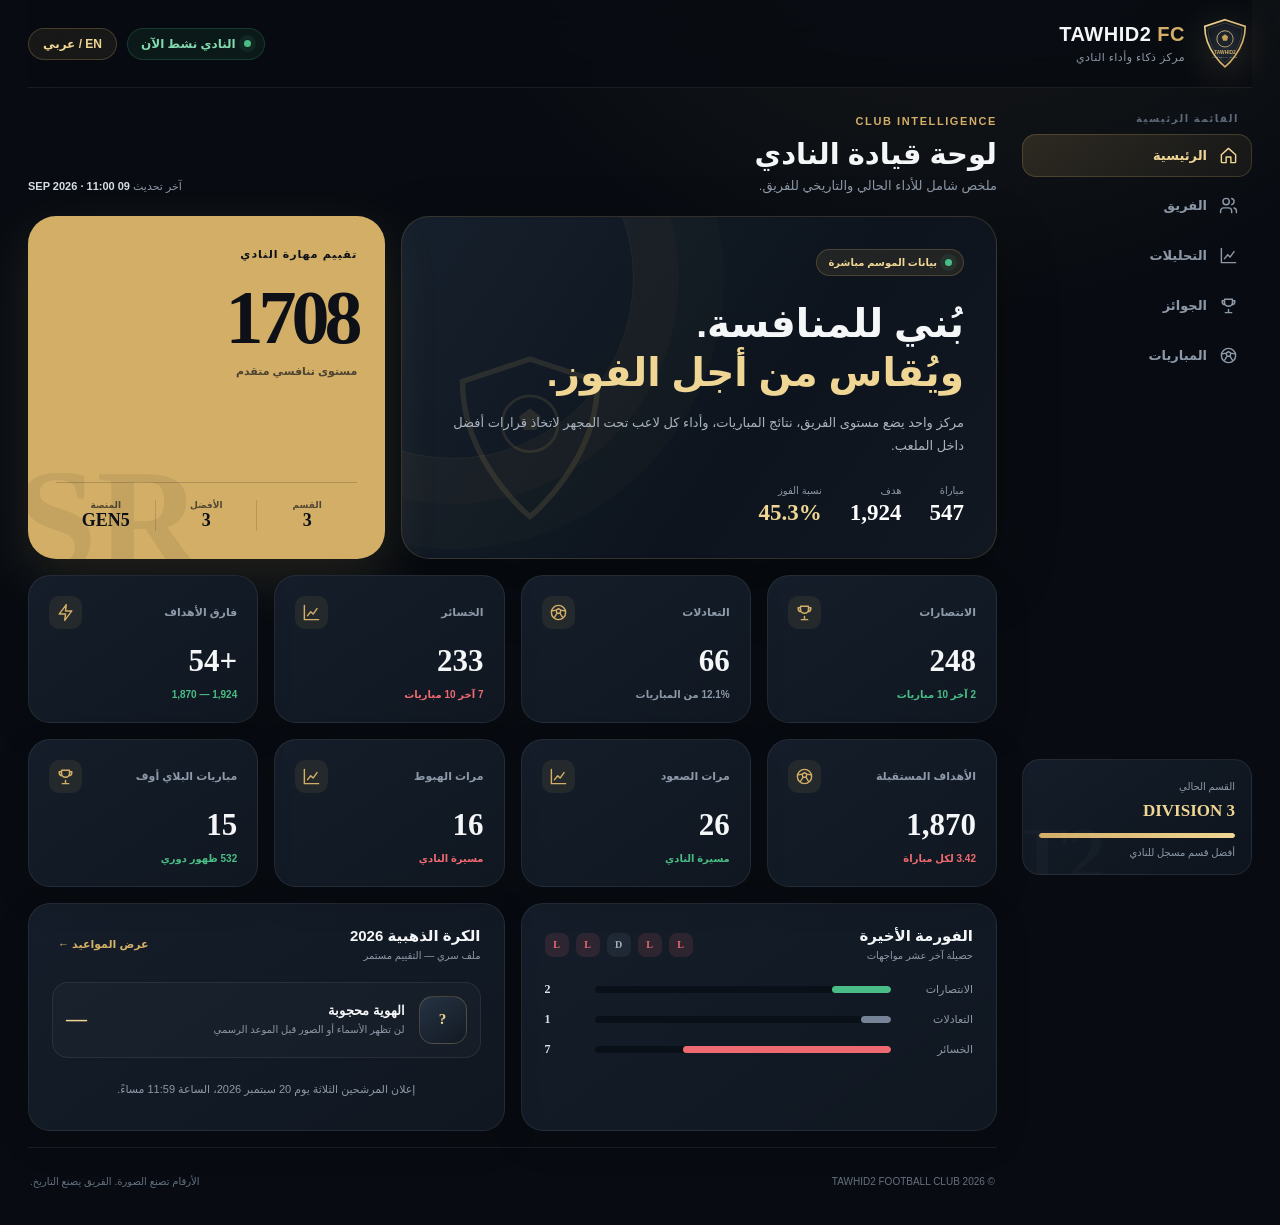
<file: index(3).html>
<!doctype html>
<html lang="ar" dir="rtl">
<head>
  <meta charset="UTF-8">
  <meta name="viewport" content="width=device-width,initial-scale=1,viewport-fit=cover">
  <meta name="theme-color" content="#080c12">
  <meta name="description" content="المركز الرسمي لإحصائيات نادي TAWHID2 FC في EA SPORTS FC Pro Clubs">
  <meta property="og:title" content="TAWHID2 FC — Club Intelligence">
  <meta property="og:description" content="إحصائيات الفريق، اللاعبين، المباريات والتحليلات في مكان واحد.">
  <title>TAWHID2 FC | Club Intelligence</title>
  <style>
    :root{--bg:#080c12;--panel:#101721;--panel2:#141d29;--line:rgba(255,255,255,.075);--gold:#d2ae67;--gold2:#f0d694;--text:#f4f6f8;--muted:#8d99a8;--green:#49bd85;--red:#ee6a70;--gray:#768295;--shadow:0 22px 60px rgba(0,0,0,.32);--radius:22px}
    *{box-sizing:border-box}html{scroll-behavior:smooth}body{margin:0;background:radial-gradient(circle at 75% -20%,rgba(210,174,103,.10),transparent 32%),var(--bg);color:var(--text);font-family:Tahoma,Arial,system-ui,sans-serif;min-height:100vh;overflow-x:hidden}body:before{content:"";position:fixed;inset:0;pointer-events:none;opacity:.18;background-image:linear-gradient(rgba(255,255,255,.018) 1px,transparent 1px),linear-gradient(90deg,rgba(255,255,255,.018) 1px,transparent 1px);background-size:52px 52px;mask-image:linear-gradient(to bottom,#000,transparent 75%)}
    button{font:inherit}button:focus-visible,[tabindex]:focus-visible{outline:2px solid var(--gold2);outline-offset:3px}.shell{width:min(1450px,100%);margin:auto;padding:0 28px 38px}.topbar{height:88px;display:flex;align-items:center;justify-content:space-between;gap:24px;position:sticky;top:0;z-index:30;background:rgba(8,12,18,.82);backdrop-filter:blur(18px);border-bottom:1px solid var(--line)}.brand{display:flex;align-items:center;gap:13px;cursor:pointer}.brand-logo{width:54px;height:54px;filter:drop-shadow(0 8px 18px rgba(210,174,103,.2))}.brand h1{margin:0;font:800 20px/1 Inter,sans-serif;letter-spacing:.5px}.brand h1 span{color:var(--gold)}.brand small{display:block;color:var(--muted);font-size:11px;margin-top:7px;letter-spacing:.45px}.top-actions{display:flex;align-items:center;gap:10px}.status{display:flex;align-items:center;gap:8px;padding:8px 13px;background:rgba(73,189,133,.08);border:1px solid rgba(73,189,133,.2);border-radius:99px;color:#83d9af;font-size:12px;font-weight:700}.dot{width:7px;height:7px;border-radius:50%;background:var(--green);box-shadow:0 0 0 5px rgba(73,189,133,.09)}.lang{border:1px solid rgba(210,174,103,.25);background:rgba(210,174,103,.08);color:var(--gold2);border-radius:99px;padding:8px 14px;font-size:12px;font-weight:800;cursor:pointer}.layout{display:grid;grid-template-columns:230px minmax(0,1fr);gap:25px;padding-top:25px}.sidebar{position:sticky;top:113px;height:calc(100vh - 138px);display:flex;flex-direction:column}.nav-label{font-size:10px;font-weight:800;color:#5e6a79;letter-spacing:1.5px;padding:0 13px 10px}.nav{display:flex;flex-direction:column;gap:7px}.nav button{width:100%;border:0;background:transparent;color:var(--muted);border-radius:14px;padding:12px 14px;display:flex;align-items:center;gap:12px;cursor:pointer;text-align:start;font-size:13px;font-weight:700;transition:.2s}.nav button:hover{background:rgba(255,255,255,.035);color:#fff}.nav button.active{background:linear-gradient(135deg,rgba(210,174,103,.16),rgba(210,174,103,.06));color:var(--gold2);box-shadow:inset 0 0 0 1px rgba(210,174,103,.22)}.ico{width:19px;height:19px;stroke:currentColor;fill:none;stroke-width:1.8;stroke-linecap:round;stroke-linejoin:round;flex:none}.season-card{margin-top:auto;border:1px solid var(--line);background:linear-gradient(145deg,var(--panel2),#0e141d);border-radius:18px;padding:16px;overflow:hidden;position:relative}.season-card:after{content:"T2";position:absolute;inset-inline-end:-6px;bottom:-24px;font:900 76px Inter;color:rgba(255,255,255,.025)}.season-card small{color:var(--muted);font-size:10px}.season-card b{display:block;color:var(--gold2);font:800 17px Inter;margin:7px 0 12px}.progress{height:5px;background:rgba(255,255,255,.07);border-radius:10px;overflow:hidden}.progress i{display:block;width:72%;height:100%;background:linear-gradient(90deg,var(--gold),var(--gold2));border-radius:inherit}.season-card p{font-size:10px;color:var(--muted);margin:9px 0 0}.content{min-width:0}.view{display:none;animation:fade .35s ease}.view.active{display:block}@keyframes fade{from{opacity:0;transform:translateY(8px)}to{opacity:1;transform:none}}.eyebrow{color:var(--gold);font:700 11px Inter,sans-serif;letter-spacing:1.6px;text-transform:uppercase;margin-bottom:9px}.page-head{display:flex;align-items:end;justify-content:space-between;gap:20px;margin:2px 0 23px}.page-head h2{font-size:29px;line-height:1.25;margin:0;font-weight:900}.page-head p{color:var(--muted);font-size:13px;margin:6px 0 0}.updated{font-size:11px;color:var(--muted);white-space:nowrap}.updated b{color:#d7dde5}.hero-grid{display:grid;grid-template-columns:1.25fr .75fr;gap:16px;margin-bottom:16px}.hero{min-height:320px;background:linear-gradient(125deg,#16202c 0%,#0d141d 60%,#111821 100%);border:1px solid rgba(210,174,103,.18);border-radius:28px;padding:32px;position:relative;overflow:hidden;box-shadow:var(--shadow)}.hero:before{content:"";position:absolute;width:360px;height:360px;border:1px solid rgba(210,174,103,.09);border-radius:50%;inset-inline-end:-130px;top:-120px;box-shadow:0 0 0 45px rgba(210,174,103,.025),0 0 0 90px rgba(210,174,103,.018)}.hero-copy{position:relative;z-index:2}.live-chip{display:inline-flex;align-items:center;gap:8px;background:rgba(210,174,103,.1);border:1px solid rgba(210,174,103,.23);color:var(--gold2);padding:7px 11px;border-radius:99px;font-size:10px;font-weight:800}.hero h3{font-size:39px;line-height:1.25;margin:24px 0 8px;max-width:570px;font-weight:900}.hero h3 em{font-style:normal;color:var(--gold2)}.hero-desc{color:#aab3bf;font-size:13px;line-height:1.8;max-width:590px}.hero-metrics{display:flex;gap:28px;margin-top:27px}.hero-metrics span{display:block;color:var(--muted);font-size:10px;margin-bottom:4px}.hero-metrics b{font:800 23px Inter;color:white}.hero-metrics b.gold{color:var(--gold2)}.crest-wrap{position:absolute;inset-inline-end:38px;bottom:24px;opacity:.13}.crest-wrap svg{width:180px;height:180px}.rating-card{border-radius:28px;background:var(--gold);color:#0d1117;padding:28px;position:relative;overflow:hidden;box-shadow:0 20px 55px rgba(210,174,103,.13);display:flex;flex-direction:column;justify-content:space-between}.rating-card:after{content:"SR";position:absolute;inset-inline-end:-12px;bottom:-44px;font:900 145px Inter;color:rgba(8,12,18,.07)}.rating-card small{font-size:11px;font-weight:900;letter-spacing:1px}.rating-num{font:800 76px/1 Inter;letter-spacing:-5px;margin:17px 0 10px}.rating-row{display:grid;grid-template-columns:repeat(3,1fr);border-top:1px solid rgba(8,12,18,.18);padding-top:17px;position:relative;z-index:1}.rating-row div{text-align:center;border-inline-start:1px solid rgba(8,12,18,.14)}.rating-row div:first-child{border:0}.rating-row span{display:block;font-size:9px;font-weight:700;opacity:.65}.rating-row b{font:800 18px Inter}.cards4{display:grid;grid-template-columns:repeat(4,1fr);gap:16px}.metric-card,.panel{background:linear-gradient(145deg,var(--panel2),var(--panel));border:1px solid var(--line);border-radius:var(--radius);box-shadow:0 12px 35px rgba(0,0,0,.15)}.metric-card{padding:20px;min-height:142px;position:relative;overflow:hidden}.metric-card:hover,.panel:hover{border-color:rgba(210,174,103,.17)}.metric-top{display:flex;align-items:center;justify-content:space-between;color:var(--muted);font-size:11px;font-weight:700}.metric-icon{width:33px;height:33px;border-radius:10px;background:rgba(210,174,103,.09);display:grid;place-items:center;color:var(--gold)}.metric-value{font:800 31px Inter;margin:14px 0 5px}.delta{font-size:10px;color:var(--green);font-weight:700}.delta.red{color:var(--red)}.grid2{display:grid;grid-template-columns:1fr 1fr;gap:16px;margin-top:16px}.panel{padding:23px}.panel-head{display:flex;align-items:center;justify-content:space-between;gap:15px;margin-bottom:19px}.panel-head h3{font-size:15px;margin:0}.panel-head small{color:var(--muted);font-size:10px}.form{display:flex;gap:7px}.form i{width:24px;height:24px;border-radius:8px;display:grid;place-items:center;font:800 10px Inter;font-style:normal}.w{background:rgba(73,189,133,.13);color:var(--green)}.l{background:rgba(238,106,112,.12);color:var(--red)}.d{background:rgba(118,130,149,.13);color:#a7b0bd}.record-bars{display:grid;gap:15px}.bar-row{display:grid;grid-template-columns:70px 1fr 38px;align-items:center;gap:12px;font-size:11px;color:var(--muted)}.bar-row .track{height:7px;background:#0a1017;border-radius:10px;overflow:hidden}.bar-row .fill{height:100%;border-radius:inherit}.bar-row b{text-align:end;color:#dde2e8;font:700 12px Inter}.spot-player{display:flex;align-items:center;gap:14px;padding:13px;background:rgba(255,255,255,.025);border:1px solid var(--line);border-radius:16px}.avatar{width:48px;height:48px;border-radius:14px;background:linear-gradient(145deg,#263343,#121923);border:1px solid rgba(210,174,103,.25);display:grid;place-items:center;color:var(--gold2);font:800 15px Inter}.spot-player .info{flex:1}.spot-player strong{display:block;font:700 13px Inter}.spot-player span{font-size:10px;color:var(--muted)}.score{font:800 21px Inter;color:var(--gold2)}.cta-link{border:0;background:none;color:var(--gold);font-size:11px;font-weight:800;cursor:pointer}.squad-grid{display:grid;grid-template-columns:repeat(3,1fr);gap:15px}.player-card{background:linear-gradient(145deg,#141d28,#0e151e);border:1px solid var(--line);border-radius:21px;padding:19px;cursor:pointer;position:relative;overflow:hidden;transition:.22s}.player-card:before{content:"";position:absolute;width:130px;height:130px;background:radial-gradient(circle,rgba(210,174,103,.08),transparent 67%);top:-30px;inset-inline-end:-35px}.player-card:hover{transform:translateY(-4px);border-color:rgba(210,174,103,.3);box-shadow:0 18px 40px rgba(0,0,0,.25)}.player-top{display:flex;align-items:center;gap:13px;position:relative}.player-card .avatar{width:56px;height:56px}.pidentity{flex:1;min-width:0}.pidentity b{display:block;font:750 13px Inter;white-space:nowrap;overflow:hidden;text-overflow:ellipsis}.pidentity span{font-size:10px;color:var(--muted)}.ovr{text-align:center}.ovr b{display:block;font:800 22px Inter;color:var(--gold2)}.ovr small{font-size:8px;color:var(--muted)}.player-tags{display:flex;gap:6px;margin:15px 0}.pill{font:700 9px Inter;padding:5px 8px;border-radius:7px;background:rgba(255,255,255,.045);color:#c8ced7}.pill.gold{background:rgba(210,174,103,.12);color:var(--gold2)}.mini-stats{display:grid;grid-template-columns:repeat(3,1fr);padding-top:14px;border-top:1px solid var(--line)}.mini-stats div{text-align:center}.mini-stats span{display:block;font-size:8px;color:var(--muted);margin-bottom:3px}.mini-stats b{font:700 13px Inter}.rank-list{display:grid;gap:9px}.rank-row{display:grid;grid-template-columns:34px 1fr auto;align-items:center;gap:12px;padding:13px 14px;background:rgba(255,255,255,.025);border:1px solid var(--line);border-radius:14px}.rank-row.top{border-color:rgba(210,174,103,.27);background:linear-gradient(90deg,rgba(210,174,103,.08),transparent)}.rank-no{font:800 13px Inter;color:var(--muted)}.rank-row.top .rank-no{color:var(--gold2)}.rank-person{display:flex;align-items:center;gap:10px;min-width:0}.rank-person .avatar{width:36px;height:36px;border-radius:10px;font-size:11px}.rank-person b{display:block;font:700 12px Inter;white-space:nowrap;overflow:hidden;text-overflow:ellipsis}.rank-person span{display:block;font-size:9px;color:var(--muted)}.rank-points{font:800 14px Inter;color:var(--gold2)}.rank-points small{font:600 8px Inter;color:var(--muted)}.analytics-grid{display:grid;grid-template-columns:1.1fr .9fr;gap:16px}.insight{padding:17px;background:linear-gradient(130deg,rgba(210,174,103,.11),rgba(210,174,103,.025));border:1px solid rgba(210,174,103,.2);border-radius:17px;margin-bottom:16px}.insight small{color:var(--gold);font-size:9px;font-weight:800}.insight h3{font-size:17px;margin:6px 0}.insight p{font-size:11px;color:var(--muted);line-height:1.8;margin:0}.power-list{display:grid;gap:14px}.power-row{display:grid;grid-template-columns:150px 1fr 38px;align-items:center;gap:12px}.power-name{font:650 11px Inter;white-space:nowrap;overflow:hidden;text-overflow:ellipsis}.power-track{height:8px;background:#090e14;border-radius:10px;overflow:hidden}.power-track i{display:block;height:100%;border-radius:inherit;background:linear-gradient(90deg,#9d7b40,var(--gold2))}.power-row b{font:700 11px Inter;text-align:end}.podium{display:flex;align-items:end;justify-content:center;gap:9px;height:280px;padding-top:50px}.pod{width:31%;display:flex;flex-direction:column;align-items:center;justify-content:flex-start;border:1px solid var(--line);border-radius:16px 16px 8px 8px;background:linear-gradient(#1a2430,#111821);padding:15px 8px;position:relative}.pod.one{height:215px;border-color:rgba(210,174,103,.45);background:linear-gradient(#282319,#151711)}.pod.two{height:174px}.pod.three{height:145px;border-color:rgba(187,114,63,.35)}.pod .avatar{position:absolute;top:-31px;width:61px;height:61px;border-radius:50%}.pod b{font:700 10px Inter;margin-top:24px;max-width:100%;overflow:hidden;text-overflow:ellipsis}.pod strong{font:800 22px Inter;color:var(--gold2);margin:8px 0 2px}.pod span{font-size:8px;color:var(--muted)}.medal{font-size:22px;margin-top:8px}.table-wrap{overflow:auto;border:1px solid var(--line);border-radius:20px;background:var(--panel)}table{width:100%;border-collapse:collapse;min-width:760px}th{font-size:9px;color:var(--muted);letter-spacing:.8px;text-transform:uppercase;text-align:start;padding:14px 17px;background:rgba(255,255,255,.018)}td{padding:15px 17px;border-top:1px solid var(--line);font-size:11px;color:#cbd1d9}tbody tr:hover{background:rgba(255,255,255,.02)}.result{display:inline-grid;place-items:center;width:26px;height:26px;border-radius:8px;font:800 10px Inter}.match-score{font:800 14px Inter;color:white}.motm{color:var(--gold2);font-weight:700}.modal{position:fixed;inset:0;z-index:100;display:none;align-items:center;justify-content:center;padding:22px;background:rgba(3,6,10,.82);backdrop-filter:blur(16px)}.modal.open{display:flex}.modal-card{width:min(760px,100%);max-height:90vh;overflow:auto;background:linear-gradient(145deg,#17212d,#0e151e);border:1px solid rgba(210,174,103,.25);border-radius:27px;box-shadow:0 30px 90px #000;padding:25px;animation:pop .22s ease}@keyframes pop{from{opacity:0;transform:scale(.97) translateY(8px)}to{opacity:1;transform:none}}.modal-head{display:flex;align-items:center;gap:15px;padding-bottom:20px;border-bottom:1px solid var(--line)}.modal-head .avatar{width:70px;height:70px;font-size:19px}.modal-title{flex:1}.modal-title h3{font:800 20px Inter;margin:0 0 5px}.modal-title p{font-size:11px;color:var(--muted);margin:0}.modal-ovr{font:800 35px Inter;color:var(--gold2)}.close{width:36px;height:36px;border:1px solid var(--line);background:rgba(255,255,255,.035);color:white;border-radius:50%;cursor:pointer;font-size:21px;display:grid;place-items:center}.detail-grid{display:grid;grid-template-columns:repeat(4,1fr);gap:10px;margin:18px 0}.detail{background:rgba(255,255,255,.028);border:1px solid var(--line);border-radius:13px;padding:12px}.detail span{display:block;font-size:8px;color:var(--muted);margin-bottom:4px}.detail b{font:700 14px Inter}.coach-note{display:flex;gap:12px;background:rgba(210,174,103,.075);border:1px solid rgba(210,174,103,.16);border-radius:15px;padding:15px;color:#cfd5dd;font-size:11px;line-height:1.7}.coach-note b{color:var(--gold2);white-space:nowrap}.mobile-nav{display:none}.empty-note{color:var(--muted);font-size:11px;text-align:center;padding-top:14px}.footer{color:#65717f;font-size:10px;display:flex;justify-content:space-between;gap:15px;padding:28px 2px 0;margin-top:16px;border-top:1px solid var(--line)}
    [dir=ltr] body{font-family:Arial,system-ui,sans-serif}[dir=ltr] .page-head h2,[dir=ltr] .hero h3{letter-spacing:-.6px}
    @media(max-width:1100px){.cards4{grid-template-columns:repeat(2,1fr)}.squad-grid{grid-template-columns:repeat(2,1fr)}.hero-grid{grid-template-columns:1fr}.rating-card{min-height:245px}.analytics-grid{grid-template-columns:1fr}}
    @media(max-width:820px){.shell{padding:0 16px 95px}.topbar{height:76px}.brand-logo{width:46px;height:46px}.brand h1{font-size:17px}.brand small,.status{display:none}.layout{display:block;padding-top:17px}.sidebar{display:none}.mobile-nav{display:flex;position:fixed;bottom:0;left:0;right:0;z-index:40;height:74px;padding:7px max(8px,env(safe-area-inset-left));background:rgba(10,15,22,.93);backdrop-filter:blur(18px);border-top:1px solid rgba(210,174,103,.16)}.mobile-nav button{flex:1;border:0;background:transparent;color:#738091;border-radius:11px;display:flex;flex-direction:column;align-items:center;justify-content:center;gap:3px;font-size:8px;font-weight:700}.mobile-nav button .ico{width:18px}.mobile-nav button.active{color:var(--gold2);background:rgba(210,174,103,.08)}.page-head{margin-bottom:17px}.page-head h2{font-size:23px}.updated{display:none}.hero{padding:24px;min-height:340px}.hero h3{font-size:31px}.crest-wrap{opacity:.08;inset-inline-end:10px}.hero-metrics{gap:19px}.squad-grid{grid-template-columns:1fr}.grid2{grid-template-columns:1fr}.footer{margin-bottom:0}}
    @media(max-width:540px){.shell{padding-inline:12px}.top-actions{gap:6px}.lang{padding:7px 10px}.brand{gap:8px}.brand-logo{width:41px;height:41px}.brand small{display:none}.hero{min-height:390px;padding:21px}.hero h3{font-size:27px;margin-top:20px}.hero-desc{font-size:12px}.hero-metrics{display:grid;grid-template-columns:repeat(3,1fr);gap:8px}.hero-metrics b{font-size:18px}.rating-num{font-size:63px}.cards4{grid-template-columns:1fr 1fr;gap:10px}.metric-card{padding:15px;min-height:132px}.metric-value{font-size:25px}.panel{padding:17px}.power-row{grid-template-columns:110px 1fr 30px}.detail-grid{grid-template-columns:repeat(2,1fr)}.modal{padding:10px}.modal-card{padding:18px;border-radius:21px}.modal-head{gap:10px;flex-wrap:wrap}.modal-head .avatar{width:57px;height:57px}.modal-title h3{font-size:15px}.modal-ovr{font-size:27px}.podium{height:245px}.pod.one{height:185px}.pod.two{height:155px}.pod.three{height:130px}.pod .avatar{width:52px;height:52px}.page-head p{font-size:11px}}
    .mystery-grid{display:grid;grid-template-columns:repeat(3,1fr);gap:14px;margin:18px 0}.mystery-card{min-height:220px;border:1px solid rgba(210,174,103,.2);border-radius:20px;background:radial-gradient(circle at 50% 15%,rgba(210,174,103,.12),transparent 42%),#0d141d;display:flex;flex-direction:column;align-items:center;justify-content:center;text-align:center;padding:20px;position:relative;overflow:hidden}.mystery-card:before{content:"?";font:900 72px/1 Inter,Arial;color:rgba(210,174,103,.2);margin-bottom:14px}.mystery-card:after{content:"CLASSIFIED";position:absolute;top:15px;inset-inline-end:-31px;transform:rotate(40deg);background:var(--gold);color:#10141a;font:900 8px Inter;padding:4px 34px;letter-spacing:1px}.mystery-card b{font-size:13px;color:var(--gold2)}.mystery-card span{font-size:10px;color:var(--muted);margin-top:5px}.reveal-panel{background:linear-gradient(135deg,rgba(210,174,103,.12),rgba(210,174,103,.025));border:1px solid rgba(210,174,103,.25);border-radius:22px;padding:25px}.reveal-top{display:flex;align-items:flex-start;justify-content:space-between;gap:16px}.reveal-top small{font:800 9px Inter;color:var(--gold);letter-spacing:1.4px}.reveal-top h3{font-size:20px;margin:7px 0}.reveal-top p{font-size:11px;line-height:1.7;color:var(--muted);margin:0}.date-badge{border:1px solid rgba(210,174,103,.25);background:#0b1118;border-radius:13px;padding:10px 13px;text-align:center;white-space:nowrap}.date-badge b{display:block;font:800 13px Inter;color:var(--gold2)}.date-badge span{font-size:9px;color:var(--muted)}.countdown{display:grid;grid-template-columns:repeat(4,1fr);gap:8px;margin-top:21px}.timebox{background:rgba(6,10,15,.5);border:1px solid var(--line);border-radius:13px;padding:12px 7px;text-align:center}.timebox b{display:block;font:800 21px Inter;color:white}.timebox span{font-size:8px;color:var(--muted)}.privacy-note{display:flex;align-items:center;gap:12px;margin-top:16px;padding:14px 16px;border-radius:15px;background:rgba(255,255,255,.025);border:1px solid var(--line);font-size:11px;line-height:1.7;color:#aab4c0}.lock-icon{width:35px;height:35px;border-radius:11px;background:rgba(210,174,103,.1);color:var(--gold2);display:grid;place-items:center;font-size:16px;flex:none}
    @media(max-width:620px){.mystery-grid{grid-template-columns:1fr}.mystery-card{min-height:135px}.mystery-card:before{font-size:52px;margin:0}.reveal-top{flex-direction:column}.date-badge{width:100%}.countdown{gap:5px}.timebox{padding:10px 4px}.timebox b{font-size:17px}}
    @media(prefers-reduced-motion:reduce){*{scroll-behavior:auto!important;animation:none!important;transition:none!important}}
  </style>
</head>
<body>
  <svg aria-hidden="true" style="display:none"><symbol id="i-home" viewBox="0 0 24 24"><path d="m3 11 9-8 9 8v9a1 1 0 0 1-1 1h-5v-7H9v7H4a1 1 0 0 1-1-1z"/></symbol><symbol id="i-users" viewBox="0 0 24 24"><path d="M16 21v-2a4 4 0 0 0-4-4H6a4 4 0 0 0-4 4v2M9 11a4 4 0 1 0 0-8 4 4 0 0 0 0 8M22 21v-2a4 4 0 0 0-3-3.87M16 3.13a4 4 0 0 1 0 7.75"/></symbol><symbol id="i-chart" viewBox="0 0 24 24"><path d="M3 3v18h18M7 16l4-5 3 3 5-7"/></symbol><symbol id="i-cup" viewBox="0 0 24 24"><path d="M8 21h8M12 17v4M7 4h10v4a5 5 0 0 1-10 0zM7 6H4v1a4 4 0 0 0 4 4M17 6h3v1a4 4 0 0 1-4 4"/></symbol><symbol id="i-ball" viewBox="0 0 24 24"><circle cx="12" cy="12" r="9"/><path d="m12 7 3 2-1 4h-4L9 9zM4 10l5-1M15 9l5 1M10 13l-3 5M14 13l3 5"/></symbol><symbol id="i-bolt" viewBox="0 0 24 24"><path d="m13 2-9 12h8l-1 8 9-12h-8z"/></symbol></svg>
  <div class="shell">
    <header class="topbar">
      <div class="brand" onclick="go('home')" role="button" tabindex="0" aria-label="TAWHID2 FC">
        <svg class="brand-logo" viewBox="0 0 200 200" aria-label="TAWHID2 FC logo"><defs><radialGradient id="bg" cx="50%" cy="50%" r="50%"><stop offset="0" stop-color="#252e3a"/><stop offset="1" stop-color="#12181f"/></radialGradient><linearGradient id="gd" x1="0" y1="0" x2="1" y2="1"><stop stop-color="#f0d694"/><stop offset="1" stop-color="#c5a059"/></linearGradient></defs><path d="M100 10 175 35c0 90-75 150-75 150S25 125 25 35Z" fill="url(#bg)" stroke="url(#gd)" stroke-width="6"/><path d="M100 22 163 43c0 75-63 127-63 127S37 118 37 43Z" fill="none" stroke="#c5a059" stroke-opacity=".4" stroke-width="2"/><circle cx="100" cy="81" r="30" fill="#1c232d" stroke="url(#gd)" stroke-width="3"/><path d="m100 64 12 9-5 15H93l-5-15Z" fill="#c5a059"/><text x="100" y="137" text-anchor="middle" fill="#d2ae67" font-family="Arial" font-weight="900" font-size="18">TAWHID2</text><text x="100" y="153" text-anchor="middle" fill="#94a3b8" font-family="Arial" font-weight="700" font-size="8" letter-spacing="2">FOOTBALL CLUB</text></svg>
        <div><h1>TAWHID2 <span>FC</span></h1><small data-t="brandSub">مركز ذكاء وأداء النادي</small></div>
      </div>
      <div class="top-actions"><div class="status"><i class="dot"></i><span data-t="active">النادي نشط الآن</span></div><button class="lang" onclick="toggleLanguage()" aria-label="تغيير اللغة">EN / عربي</button></div>
    </header>
    <div class="layout">
      <aside class="sidebar">
        <div class="nav-label" data-t="mainMenu">القائمة الرئيسية</div>
        <nav class="nav" id="sideNav"></nav>
        <div class="season-card"><small data-t="seasonProgress">القسم الحالي</small><b>DIVISION 3</b><div class="progress"><i style="width:100%"></i></div><p><span data-t="nextDiv">أفضل قسم مسجل للنادي</span></p></div>
      </aside>
      <main class="content">
        <section class="view active" id="home">
          <div class="page-head"><div><div class="eyebrow">CLUB INTELLIGENCE</div><h2 data-t="dashboard">لوحة قيادة النادي</h2><p data-t="dashDesc">ملخص شامل للأداء الحالي والتاريخي للفريق.</p></div><div class="updated"><span data-t="updated">آخر تحديث</span> <b>09 SEP 2026 · 11:00</b></div></div>
          <div class="hero-grid">
            <article class="hero"><div class="hero-copy"><span class="live-chip"><i class="dot"></i><span data-t="liveData">بيانات الموسم مباشرة</span></span><h3><span data-t="builtTo">بُني للمنافسة.</span><br><em data-t="measuredToWin">ويُقاس من أجل الفوز.</em></h3><p class="hero-desc" data-t="heroDesc">مركز واحد يضع مستوى الفريق، نتائج المباريات، وأداء كل لاعب تحت المجهر لاتخاذ قرارات أفضل داخل الملعب.</p><div class="hero-metrics"><div><span data-t="played">مباراة</span><b>547</b></div><div><span data-t="goals">هدف</span><b>1,924</b></div><div><span data-t="winRate">نسبة الفوز</span><b class="gold">45.3%</b></div></div></div><div class="crest-wrap"><svg viewBox="0 0 200 200"><path d="M100 10 175 35c0 90-75 150-75 150S25 125 25 35Z" fill="none" stroke="#d2ae67" stroke-width="6"/><circle cx="100" cy="82" r="31" fill="none" stroke="#d2ae67" stroke-width="3"/><path d="m100 65 12 9-5 15H93l-5-15Z" fill="#d2ae67"/></svg></div></article>
            <article class="rating-card"><div><small data-t="skillRating">تقييم مهارة النادي</small><div class="rating-num">1708</div><div style="font-size:11px;font-weight:700;opacity:.68" data-t="eliteLevel">مستوى تنافسي متقدم</div></div><div class="rating-row"><div><span data-t="division">القسم</span><b>3</b></div><div><span data-t="best">الأفضل</span><b>3</b></div><div><span data-t="worldRank">المنصة</span><b>GEN5</b></div></div></article>
          </div>
          <div class="cards4">
            <article class="metric-card"><div class="metric-top"><span data-t="wins">الانتصارات</span><span class="metric-icon"><svg class="ico"><use href="#i-cup"/></svg></span></div><div class="metric-value">248</div><span class="delta">2 <span data-t="last10">آخر 10 مباريات</span></span></article>
            <article class="metric-card"><div class="metric-top"><span data-t="draws">التعادلات</span><span class="metric-icon"><svg class="ico"><use href="#i-ball"/></svg></span></div><div class="metric-value">66</div><span class="delta" style="color:var(--muted)">12.1% <span data-t="ofMatches">من المباريات</span></span></article>
            <article class="metric-card"><div class="metric-top"><span data-t="losses">الخسائر</span><span class="metric-icon"><svg class="ico"><use href="#i-chart"/></svg></span></div><div class="metric-value">233</div><span class="delta red">7 <span data-t="last10">آخر 10 مباريات</span></span></article>
            <article class="metric-card"><div class="metric-top"><span data-t="goalDiff">فارق الأهداف</span><span class="metric-icon"><svg class="ico"><use href="#i-bolt"/></svg></span></div><div class="metric-value">+54</div><span class="delta">1,924 — 1,870</span></article>
            <article class="metric-card"><div class="metric-top"><span data-t="goalsAgainst">الأهداف المستقبلة</span><span class="metric-icon"><svg class="ico"><use href="#i-ball"/></svg></span></div><div class="metric-value">1,870</div><span class="delta red">3.42 <span data-t="perGame">لكل مباراة</span></span></article>
            <article class="metric-card"><div class="metric-top"><span data-t="promotions">مرات الصعود</span><span class="metric-icon"><svg class="ico"><use href="#i-chart"/></svg></span></div><div class="metric-value">26</div><span class="delta" data-t="clubCareer">مسيرة النادي</span></article>
            <article class="metric-card"><div class="metric-top"><span data-t="relegations">مرات الهبوط</span><span class="metric-icon"><svg class="ico"><use href="#i-chart"/></svg></span></div><div class="metric-value">16</div><span class="delta red" data-t="clubCareer">مسيرة النادي</span></article>
            <article class="metric-card"><div class="metric-top"><span data-t="playoffs">مباريات البلاي أوف</span><span class="metric-icon"><svg class="ico"><use href="#i-cup"/></svg></span></div><div class="metric-value">15</div><span class="delta">532 <span data-t="leagueApps">ظهور دوري</span></span></article>
          </div>
          <div class="grid2">
            <article class="panel"><div class="panel-head"><div><h3 data-t="recentForm">الفورمة الأخيرة</h3><small data-t="last10Desc">حصيلة آخر عشر مواجهات</small></div><div class="form"><i class="l">L</i><i class="l">L</i><i class="d">D</i><i class="l">L</i><i class="l">L</i></div></div><div class="record-bars"><div class="bar-row"><span data-t="wins">انتصارات</span><div class="track"><div class="fill" style="width:20%;background:var(--green)"></div></div><b>2</b></div><div class="bar-row"><span data-t="draws">تعادلات</span><div class="track"><div class="fill" style="width:10%;background:var(--gray)"></div></div><b>1</b></div><div class="bar-row"><span data-t="losses">خسائر</span><div class="track"><div class="fill" style="width:70%;background:var(--red)"></div></div><b>7</b></div></div></article>
            <article class="panel"><div class="panel-head"><div><h3 data-t="ballonSpot">الكرة الذهبية 2026</h3><small data-t="liveRace">ملف سري — التقييم مستمر</small></div><button class="cta-link" onclick="go('awards')" data-t="fullRank">عرض المواعيد ←</button></div><div class="spot-player"><div class="avatar">?</div><div class="info"><strong data-t="classified">الهوية محجوبة</strong><span data-t="striker">لن تظهر الأسماء أو الصور قبل الموعد الرسمي</span></div><div class="score">—</div></div><p class="empty-note" data-t="leaderNote">إعلان المرشحين الثلاثة يوم 20 سبتمبر 2026، الساعة 11:59 مساءً.</p></article>
          </div>
        </section>
        <section class="view" id="squad"><div class="page-head"><div><div class="eyebrow">FIRST TEAM</div><h2 data-t="squad">تشكيلة الفريق الأول</h2><p data-t="squadDesc">اضغط على أي لاعب لعرض ملفه الكامل وإحصائياته الدقيقة.</p></div><div class="updated">7 <b data-t="registeredPlayers">لاعبين مسجلين</b></div></div><div class="squad-grid" id="squadGrid"></div></section>
        <section class="view" id="analytics"><div class="page-head"><div><div class="eyebrow">PERFORMANCE LAB</div><h2 data-t="analytics">مركز التحليلات</h2><p data-t="analyticsDesc">قراءة رقمية للقوة، حمل الفريق والحسم تحت الضغط.</p></div></div><div class="analytics-grid"><article class="panel"><div class="insight"><small>AI COACH NOTE</small><h3 data-t="engineTitle">المحرك الهجومي هو نقطة التفوق</h3><p data-t="engineText">ALMOUSA3M وH2SSAIN_28 يجمعان 879 هدفاً. رفع الربط مع الأطراف سيزيد جودة الفرص ويقلل فقدان الكرة في التحولات.</p></div><div class="panel-head"><div><h3 data-t="powerRank">ترتيب القوة</h3><small data-t="overallImpact">التأثير العام من 100</small></div></div><div class="power-list" id="powerList"></div></article><article class="panel"><div class="panel-head"><div><h3 data-t="carryRank">مؤشر حمل الفريق</h3><small data-t="dependence">مدى اعتماد النتائج على اللاعب</small></div></div><div class="rank-list" id="carryList"></div></article></div></section>
        <section class="view" id="awards"><div class="page-head"><div><div class="eyebrow">TAWHID2 BALLON D'OR</div><h2 data-t="ballon">الكرة الذهبية 2026</h2><p data-t="ballonDesc">النتائج محفوظة بسرية تامة حتى مواعيد الإعلان الرسمية.</p></div></div><article class="panel"><div class="panel-head"><div><h3 data-t="threeFinalists">المرشحون الثلاثة النهائيون</h3><small data-t="sealedNames">الأسماء والصور محجوبة</small></div><small>TOP 3 · CLASSIFIED</small></div><div class="mystery-grid"><div class="mystery-card"><b data-t="candidate1">المرشح الأول</b><span data-t="underReview">قيد المراجعة النهائية</span></div><div class="mystery-card"><b data-t="candidate2">المرشح الثاني</b><span data-t="underReview">قيد المراجعة النهائية</span></div><div class="mystery-card"><b data-t="candidate3">المرشح الثالث</b><span data-t="underReview">قيد المراجعة النهائية</span></div></div><div class="privacy-note"><div class="lock-icon">⌾</div><span data-t="privacyText">لن يظهر اسم أو صورة أو نقاط أي مرشح قبل موعد الإعلان. يتم الاحتفاظ بالترتيب النهائي بشكل سري لضمان نزاهة الجائزة.</span></div></article><div class="grid2"><article class="reveal-panel"><div class="reveal-top"><div><small>FINALISTS REVEAL</small><h3 data-t="finalistsReveal">إعلان المرشحين الثلاثة</h3><p data-t="finalistsDesc">الكشف الرسمي عن القائمة النهائية للمرشحين.</p></div><div class="date-badge"><b>20 / 09 / 2026</b><span>11:59 PM · RIYADH</span></div></div><div class="countdown" id="finalistsCountdown"></div></article><article class="reveal-panel"><div class="reveal-top"><div><small>WINNER REVEAL</small><h3 data-t="winnerReveal">إعلان أفضل لاعب</h3><p data-t="winnerDesc">الكشف عن الفائز بجائزة الكرة الذهبية للنادي.</p></div><div class="date-badge"><b>24 / 10 / 2026</b><span>11:59 PM · RIYADH</span></div></div><div class="countdown" id="winnerCountdown"></div></article></div></section>
        <section class="view" id="matches"><div class="page-head"><div><div class="eyebrow">MATCH CENTRE</div><h2 data-t="matches">سجل المباريات</h2><p data-t="matchesDesc">تفاصيل آخر عشر مواجهات، الهدافون ورجل كل مباراة.</p></div><div class="form"><i class="w">2W</i><i class="d">1D</i><i class="l">7L</i></div></div><div class="table-wrap"><table><thead><tr><th data-t="result">الحالة</th><th data-t="score">النتيجة</th><th data-t="opponent">الخصم</th><th data-t="scorers">المسجلون</th><th data-t="motm">رجل المباراة</th><th data-t="kickoff">وقت المباراة</th></tr></thead><tbody id="matchesBody"></tbody></table></div></section>
        <footer class="footer"><span>© 2026 TAWHID2 FOOTBALL CLUB</span><span data-t="footer">الأرقام تصنع الصورة. الفريق يصنع التاريخ.</span></footer>
      </main>
    </div>
  </div>
  <nav class="mobile-nav" id="mobileNav"></nav>
  <div class="modal" id="playerModal" role="dialog" aria-modal="true" aria-labelledby="playerName"><div class="modal-card"><div class="modal-head"><div class="avatar" id="modalAvatar"></div><div class="modal-title"><h3 id="playerName"></h3><p id="playerMeta"></p></div><div class="modal-ovr" id="modalOvr"></div><button class="close" onclick="closePlayer()" aria-label="إغلاق">×</button></div><div class="detail-grid" id="detailGrid"></div><div class="coach-note"><b>AI SCOUT</b><span id="coachText"></span></div></div></div>
  <script>
    const players=[
      {name:'almousa3m',pro:'Almousa3m',ovr:90,pos:'FWD',h:'190 CM',games:409,win:50,rating:8.1,motm:79,goals:455,gpm:1.11,shot:38,assists:440,passes:6852,pass:77,red:7,tackles:284,tackleRate:8,csDef:0,csGK:1,recent:[9,9,7,15,9,3,10,11,8,4,10],pwr:94,carry:88,clutch:68,note:'هداف وصانع لعب من النخبة؛ يتصدر الفريق بـ455 هدفاً و440 تمريرة حاسمة.'},
      {name:'H2SSAIN_28',pro:'bombar',ovr:88,pos:'FWD',h:'186 CM',games:456,win:45,rating:7.5,motm:40,goals:452,gpm:.99,shot:29,assists:337,passes:4956,pass:74,red:14,tackles:176,tackleRate:3,csDef:0,csGK:0,recent:[8,8,9,12,6,6,11,9,8,5,8],pwr:90,carry:68,clutch:74,note:'مهاجم غزير التسجيل؛ ثاني هدافي الفريق بفارق ثلاثة أهداف فقط عن الصدارة.'},
      {name:'M-_-_-_-11_11',pro:'PEDRI',ovr:89,pos:'MID',h:'175 CM',games:466,win:46,rating:8.1,motm:75,goals:244,gpm:.52,shot:32,assists:297,passes:7084,pass:76,red:16,tackles:472,tackleRate:22,csDef:1,csGK:0,recent:[4,4,9,7,4,6,1,5,4,2,1],pwr:82,carry:78,clutch:60,note:'محرك الوسط وصاحب أعلى عدد تمريرات وتدخلات في الفريق.'},
      {name:'h7modi_77',pro:'M. Almarhoon',ovr:80,pos:'MID',h:'162 CM',games:237,win:47,rating:8,motm:36,goals:116,gpm:.49,shot:37,assists:165,passes:3673,pass:75,red:32,tackles:398,tackleRate:9,csDef:0,csGK:0,recent:[6,6,4,1,1,2,4,4,1,3,0],pwr:76,carry:71,clutch:54,note:'لاعب وسط نشط في الضغط؛ يجمع بين صناعة اللعب و398 تدخلاً.'},
      {name:'Basabeso2',pro:'Basabeso',ovr:90,pos:'FWD',h:'170 CM',games:388,win:48,rating:7.2,motm:24,goals:206,gpm:.53,shot:39,assists:131,passes:4241,pass:85,red:20,tackles:349,tackleRate:26,csDef:4,csGK:0,recent:[2,2,2,8,0,2,2,2,2,1,2],pwr:72,carry:50,clutch:35,note:'الأدق تمريراً في الفريق بنسبة 85%، مع مساهمة واضحة هجومياً ودفاعياً.'},
      {name:'H7modi_07',pro:'M. Almarhoon',ovr:82,pos:'FWD',h:'162 CM',games:170,win:48,rating:7.4,motm:14,goals:79,gpm:.46,shot:33,assists:92,passes:2146,pass:74,red:23,tackles:243,tackleRate:8,csDef:0,csGK:0,recent:[2,2,2,0,3,1,4,1,3,1,1],pwr:85,carry:52,clutch:70,note:'صانع لعب هجومي متوازن سجل 79 هدفاً وصنع 92 خلال 170 مباراة.'},
      {name:'yo0ousef25',pro:'H. Huss29',ovr:88,pos:'FWD',h:'175 CM',games:369,win:44,rating:7.1,motm:11,goals:248,gpm:.67,shot:47,assists:109,passes:4103,pass:76,red:18,tackles:195,tackleRate:7,csDef:0,csGK:0,recent:[4,4,2,1,3,1,6,1,4,5,0],pwr:72,carry:44,clutch:49,note:'أعلى نسبة نجاح تسديد في الفريق بـ47% وخطر ثابت في الخط الأمامي.'}
    ];
    const matches=[['L','1–5','Black Deaht','almousa3m','—','07/09/2026 · 06:01 AM'],['L','2–3','B r O 0','yo0ousef25 (2)','—','07/09/2026 · 05:39 AM'],['D','4–4','Abo 7arbi 000','almousa3m, yo0ousef25','—','07/09/2026 · 05:20 AM'],['L','2–3','Alr7ma FC','almousa3m (2)','—','07/09/2026 · 05:03 AM'],['L','1–3','DL3 KARSHK','—','—','07/09/2026 · 04:43 AM'],['L','3–5','Black Deaht','almousa3m (2), Basabeso2','almousa3m','07/09/2026 · 04:13 AM'],['L','6–7','Titanium','almousa3m (4), Basabeso2 (2)','almousa3m','07/09/2026 · 03:54 AM'],['W','7–4','AL Snefr','almousa3m (2), yo0ousef25 (2), Basabeso2 (2)','almousa3m','07/09/2026 · 03:36 AM'],['L','5–9','ashakil','almousa3m, yo0ousef25 (3), H2SSAIN_28','—','07/09/2026 · 03:04 AM'],['W','4–3','ALNAK7ON','almousa3m, H2SSAIN_28 (3)','H2SSAIN_28','07/09/2026 · 02:37 AM']];
    const nav=[['home','i-home','الرئيسية','Overview'],['squad','i-users','الفريق','Squad'],['analytics','i-chart','التحليلات','Analytics'],['awards','i-cup','الجوائز','Awards'],['matches','i-ball','المباريات','Matches']];
    const tr={ar:{brandSub:'مركز ذكاء وأداء النادي',active:'النادي نشط الآن',mainMenu:'القائمة الرئيسية',seasonProgress:'تقدم موسم سبتمبر',nextDiv:'نحو القسم الثالث',dashboard:'لوحة قيادة النادي',dashDesc:'ملخص شامل للأداء الحالي والتاريخي للفريق.',updated:'آخر تحديث',liveData:'بيانات الموسم مباشرة',builtTo:'بُني للمنافسة.',measuredToWin:'ويُقاس من أجل الفوز.',heroDesc:'مركز واحد يضع مستوى الفريق، نتائج المباريات، وأداء كل لاعب تحت المجهر لاتخاذ قرارات أفضل داخل الملعب.',played:'مباراة',goals:'هدف',winRate:'نسبة الفوز',skillRating:'تقييم مهارة النادي',eliteLevel:'مستوى تنافسي متقدم',division:'القسم',best:'الأفضل',worldRank:'العالمي',wins:'الانتصارات',draws:'التعادلات',losses:'الخسائر',last10:'آخر 10 مباريات',ofMatches:'من المباريات',goalDiff:'فارق الأهداف',season:'هذا الموسم',recentForm:'الفورمة الأخيرة',last10Desc:'حصيلة آخر عشر مواجهات',ballonSpot:'متصدر الكرة الذهبية',liveRace:'السباق الداخلي — 2026',fullRank:'عرض الترتيب ←',striker:'مهاجم · صانع لعب · 76 رجل مباراة',leaderNote:'يتصدر الترتيب بفارق 80 نقطة عن أقرب منافس.',squad:'تشكيلة الفريق الأول',squadDesc:'اضغط على أي لاعب لعرض ملفه الكامل وإحصائياته الدقيقة.',registeredPlayers:'لاعبين مسجلين',analytics:'مركز التحليلات',analyticsDesc:'قراءة رقمية للقوة، حمل الفريق والحسم تحت الضغط.',engineTitle:'المحرك الهجومي هو نقطة التفوق',engineText:'ALMOUSA3M وH2SSAIN_28 يجمعان 879 هدفاً. رفع الربط مع الأطراف سيزيد جودة الفرص ويقلل فقدان الكرة في التحولات.',powerRank:'ترتيب القوة',overallImpact:'التأثير العام من 100',carryRank:'مؤشر حمل الفريق',dependence:'مدى اعتماد النتائج على اللاعب',ballon:'الكرة الذهبية 2026',ballonDesc:'الترتيب الداخلي وفق الأداء، التأثير، الحسم والاستمرارية.',podium:'منصة المتصدرين',fullStandings:'الترتيب الكامل',pointsUpdated:'النقاط محدثة',matches:'سجل المباريات',matchesDesc:'تفاصيل آخر عشر مواجهات، الهدافون ورجل كل مباراة.',result:'الحالة',score:'النتيجة',opponent:'الخصم',scorers:'المسجلون',motm:'رجل المباراة',footer:'الأرقام تصنع الصورة. الفريق يصنع التاريخ.'},en:{brandSub:'Club Intelligence & Performance',active:'CLUB STATUS: ACTIVE',mainMenu:'MAIN MENU',seasonProgress:'September season progress',nextDiv:'Road to Division 3',dashboard:'Club Command Centre',dashDesc:'A complete view of current and lifetime team performance.',updated:'LAST UPDATED',liveData:'LIVE SEASON DATA',builtTo:'Built to compete.',measuredToWin:'Measured to win.',heroDesc:'One command centre puts team level, match results and every player’s performance under the microscope for smarter decisions on the pitch.',played:'Matches',goals:'Goals',winRate:'Win rate',skillRating:'CLUB SKILL RATING',eliteLevel:'Advanced competitive level',division:'DIVISION',best:'BEST',worldRank:'WORLD',wins:'Wins',draws:'Draws',losses:'Losses',last10:'in last 10',ofMatches:'of matches',goalDiff:'Goal difference',season:'this season',recentForm:'Recent form',last10Desc:'Record across the last ten matches',ballonSpot:"Ballon d'Or leader",liveRace:'Internal race — 2026',fullRank:'Full ranking →',striker:'Striker · Creator · 76 MOTM',leaderNote:'Leads the race by 80 points over the nearest challenger.',squad:'First Team Squad',squadDesc:'Select any player to open their complete profile and detailed statistics.',registeredPlayers:'registered players',analytics:'Performance Lab',analyticsDesc:'A numerical view of power, team carry and impact under pressure.',engineTitle:'The attack is the competitive edge',engineText:'ALMOUSA3M and H2SSAIN_28 combine for 879 goals. Better wide connections should improve chance quality and reduce transition losses.',powerRank:'Power ranking',overallImpact:'Overall impact out of 100',carryRank:'Team carry index',dependence:'How much results depend on the player',ballon:"Ballon d'Or 2026",ballonDesc:'Internal ranking based on performance, impact, clutch play and consistency.',podium:'Leaders podium',fullStandings:'Full standings',pointsUpdated:'Points updated',matches:'Match History',matchesDesc:'The last ten results, scorers and player of the match.',result:'RESULT',score:'SCORE',opponent:'OPPONENT',scorers:'SCORERS',motm:'MOTM',footer:'Numbers shape the picture. The team makes history.'}};
    Object.assign(tr.ar,{seasonProgress:'القسم الحالي',nextDiv:'أفضل قسم مسجل للنادي',worldRank:'المنصة',goalsAgainst:'الأهداف المستقبلة',perGame:'لكل مباراة',promotions:'مرات الصعود',relegations:'مرات الهبوط',clubCareer:'مسيرة النادي',playoffs:'مباريات البلاي أوف',leagueApps:'ظهور دوري',kickoff:'وقت المباراة',ballonSpot:'الكرة الذهبية 2026',liveRace:'ملف سري — التقييم مستمر',fullRank:'عرض المواعيد ←',classified:'الهوية محجوبة',striker:'لن تظهر الأسماء أو الصور قبل الموعد الرسمي',leaderNote:'إعلان المرشحين الثلاثة يوم 20 سبتمبر 2026، الساعة 11:59 مساءً.',ballonDesc:'النتائج محفوظة بسرية تامة حتى مواعيد الإعلان الرسمية.',threeFinalists:'المرشحون الثلاثة النهائيون',sealedNames:'الأسماء والصور محجوبة',candidate1:'المرشح الأول',candidate2:'المرشح الثاني',candidate3:'المرشح الثالث',underReview:'قيد المراجعة النهائية',privacyText:'لن يظهر اسم أو صورة أو نقاط أي مرشح قبل موعد الإعلان. يتم الاحتفاظ بالترتيب النهائي بشكل سري لضمان نزاهة الجائزة.',finalistsReveal:'إعلان المرشحين الثلاثة',finalistsDesc:'الكشف الرسمي عن القائمة النهائية للمرشحين.',winnerReveal:'إعلان أفضل لاعب',winnerDesc:'الكشف عن الفائز بجائزة الكرة الذهبية للنادي.',engineText:'almousa3m وH2SSAIN_28 يجمعان 907 أهداف. رفع الربط مع الأطراف سيزيد جودة الفرص ويقلل فقدان الكرة في التحولات.'});
    Object.assign(tr.en,{seasonProgress:'CURRENT DIVISION',nextDiv:'Club best recorded division',worldRank:'PLATFORM',goalsAgainst:'Goals conceded',perGame:'per match',promotions:'Promotions',relegations:'Relegations',clubCareer:'club career',playoffs:'Playoff matches',leagueApps:'league appearances',kickoff:'KICK-OFF',ballonSpot:"Ballon d'Or 2026",liveRace:'CLASSIFIED — REVIEW IN PROGRESS',fullRank:'View dates →',classified:'IDENTITY HIDDEN',striker:'No names or images will appear before the official date',leaderNote:'The three finalists will be revealed on 20 September 2026 at 11:59 PM.',ballonDesc:'Results remain strictly confidential until the official announcement dates.',threeFinalists:'The final three candidates',sealedNames:'Names and images are hidden',candidate1:'Candidate one',candidate2:'Candidate two',candidate3:'Candidate three',underReview:'Under final review',privacyText:'No candidate name, image or points total will appear before the announcement. The final ranking is kept confidential to protect the integrity of the award.',finalistsReveal:'Three finalists reveal',finalistsDesc:'Official reveal of the final shortlist.',winnerReveal:'Player of the Year reveal',winnerDesc:"The club's Ballon d'Or winner is officially revealed.",engineText:'almousa3m and H2SSAIN_28 combine for 907 goals. Better wide connections should improve chance quality and reduce transition losses.'});
    let lang='ar',active='home'; const initials=n=>n.replace(/[^A-Za-z0-9]/g,'').slice(0,2).toUpperCase();
    function icon(id){return `<svg class="ico"><use href="#${id}"/></svg>`}
    function renderNav(){['sideNav','mobileNav'].forEach((id,idx)=>document.getElementById(id).innerHTML=nav.map(n=>`<button class="${active===n[0]?'active':''}" onclick="go('${n[0]}')" aria-label="${lang==='ar'?n[2]:n[3]}">${icon(n[1])}<span>${lang==='ar'?n[2]:n[3]}</span></button>`).join(''))}
    function go(id){active=id;document.querySelectorAll('.view').forEach(x=>x.classList.toggle('active',x.id===id));renderNav();window.scrollTo({top:0,behavior:'smooth'})}
    function renderPlayers(){document.getElementById('squadGrid').innerHTML=players.map((p,i)=>`<article class="player-card" onclick="openPlayer(${i})" tabindex="0" onkeydown="if(event.key==='Enter')openPlayer(${i})"><div class="player-top"><div class="avatar">${initials(p.name)}</div><div class="pidentity"><b>${p.name}</b><span>${p.pro}</span></div><div class="ovr"><b>${p.ovr}</b><small>OVR</small></div></div><div class="player-tags"><span class="pill gold">${p.pos}</span><span class="pill">${p.h}</span><span class="pill">${p.games} ${lang==='ar'?'مباراة':'GAMES'}</span></div><div class="mini-stats"><div><span>${lang==='ar'?'أهداف':'GOALS'}</span><b>${p.goals}</b></div><div><span>${lang==='ar'?'صناعة':'ASSISTS'}</span><b>${p.assists}</b></div><div><span>${lang==='ar'?'التقييم':'RATING'}</span><b>${p.rating}</b></div></div></article>`).join('')}
    function renderAnalytics(){const power=[...players].sort((a,b)=>b.pwr-a.pwr),carry=[...players].sort((a,b)=>b.carry-a.carry);document.getElementById('powerList').innerHTML=power.map(p=>`<div class="power-row"><span class="power-name">${p.name}</span><div class="power-track"><i style="width:${p.pwr}%"></i></div><b>${p.pwr}</b></div>`).join('');document.getElementById('carryList').innerHTML=carry.map((p,i)=>rankRow(p,i,p.carry,'/100')).join('')}
    function rankRow(p,i,val,suffix='PTS'){return `<div class="rank-row ${i===0?'top':''}"><div class="rank-no">${String(i+1).padStart(2,'0')}</div><div class="rank-person"><div class="avatar">${initials(p.name)}</div><div><b>${p.name}</b><span>${p.pos} · OVR ${p.ovr}</span></div></div><div class="rank-points">${val} <small>${suffix}</small></div></div>`}
    function countdownMarkup(date){let diff=Math.max(0,date-Date.now()),days=Math.floor(diff/864e5),hours=Math.floor(diff%864e5/36e5),mins=Math.floor(diff%36e5/6e4),secs=Math.floor(diff%6e4/1e3),labels=lang==='ar'?['يوم','ساعة','دقيقة','ثانية']:['DAYS','HOURS','MIN','SEC'];return [days,hours,mins,secs].map((v,i)=>`<div class="timebox"><b>${String(v).padStart(2,'0')}</b><span>${labels[i]}</span></div>`).join('')}
    function renderAwards(){const f=document.getElementById('finalistsCountdown'),w=document.getElementById('winnerCountdown');if(f)f.innerHTML=countdownMarkup(new Date('2026-09-20T23:59:00+03:00'));if(w)w.innerHTML=countdownMarkup(new Date('2026-10-24T23:59:00+03:00'))}
    function renderMatches(){document.getElementById('matchesBody').innerHTML=matches.map(m=>`<tr><td><span class="result ${m[0].toLowerCase()}">${m[0]}</span></td><td class="match-score">${m[1]}</td><td>${m[2]}</td><td>${m[3]}</td><td class="motm">${m[4]}</td><td>${m[5]}</td></tr>`).join('')}
    function openPlayer(i){const p=players[i],ga=p.goals+p.assists,gap=(ga/p.games).toFixed(2),apg=(p.assists/p.games).toFixed(2),ppg=(p.passes/p.games).toFixed(1),tpg=(p.tackles/p.games).toFixed(2);document.getElementById('modalAvatar').textContent=initials(p.name);document.getElementById('playerName').textContent=p.name;document.getElementById('playerMeta').textContent=`${p.pro} · ${p.pos} · ${p.h}`;document.getElementById('modalOvr').textContent=p.ovr;const stats=lang==='ar'?[['المباريات',p.games],['نسبة الفوز',p.win+'%'],['متوسط التقييم',p.rating],['رجل المباراة',p.motm],['الأهداف',p.goals],['هدف / مباراة',p.gpm],['التمريرات الحاسمة',p.assists],['صناعة / مباراة',apg],['إجمالي المساهمات',ga],['مساهمة / مباراة',gap],['نجاح التسديد',p.shot+'%'],['التمريرات',p.passes],['تمريرات / مباراة',ppg],['دقة التمرير',p.pass+'%'],['التدخلات',p.tackles],['تدخل / مباراة',tpg],['نجاح التدخل',p.tackleRate+'%'],['شباك نظيفة دفاع',p.csDef],['شباك نظيفة حارس',p.csGK],['الكروت الحمراء',p.red],['سجل الأهداف السابق',p.recent.join(' · ')]]:[['Games',p.games],['Win rate',p.win+'%'],['Average rating',p.rating],['Man of the match',p.motm],['Goals',p.goals],['Goals / match',p.gpm],['Assists',p.assists],['Assists / match',apg],['Goal contributions',ga],['Contributions / match',gap],['Shot success',p.shot+'%'],['Passes made',p.passes],['Passes / match',ppg],['Pass accuracy',p.pass+'%'],['Tackles made',p.tackles],['Tackles / match',tpg],['Tackle success',p.tackleRate+'%'],['Defensive clean sheets',p.csDef],['GK clean sheets',p.csGK],['Red cards',p.red],['Previous goal record',p.recent.join(' · ')]];document.getElementById('detailGrid').innerHTML=stats.map(s=>`<div class="detail"><span>${s[0]}</span><b>${s[1]}</b></div>`).join('');document.getElementById('coachText').textContent=p.note;document.getElementById('playerModal').classList.add('open');document.body.style.overflow='hidden'}
    function closePlayer(){document.getElementById('playerModal').classList.remove('open');document.body.style.overflow=''}
    function translate(){document.documentElement.lang=lang;document.documentElement.dir=lang==='ar'?'rtl':'ltr';document.querySelectorAll('[data-t]').forEach(e=>e.textContent=tr[lang][e.dataset.t]||e.textContent);renderNav();renderPlayers();renderAwards()}
    function toggleLanguage(){lang=lang==='ar'?'en':'ar';translate()}
    document.getElementById('playerModal').addEventListener('click',e=>{if(e.target.id==='playerModal')closePlayer()});document.addEventListener('keydown',e=>{if(e.key==='Escape')closePlayer()});
    renderNav();renderPlayers();renderAnalytics();renderAwards();renderMatches();translate();setInterval(renderAwards,1000);
  </script>
</body>
</html>
</file>
